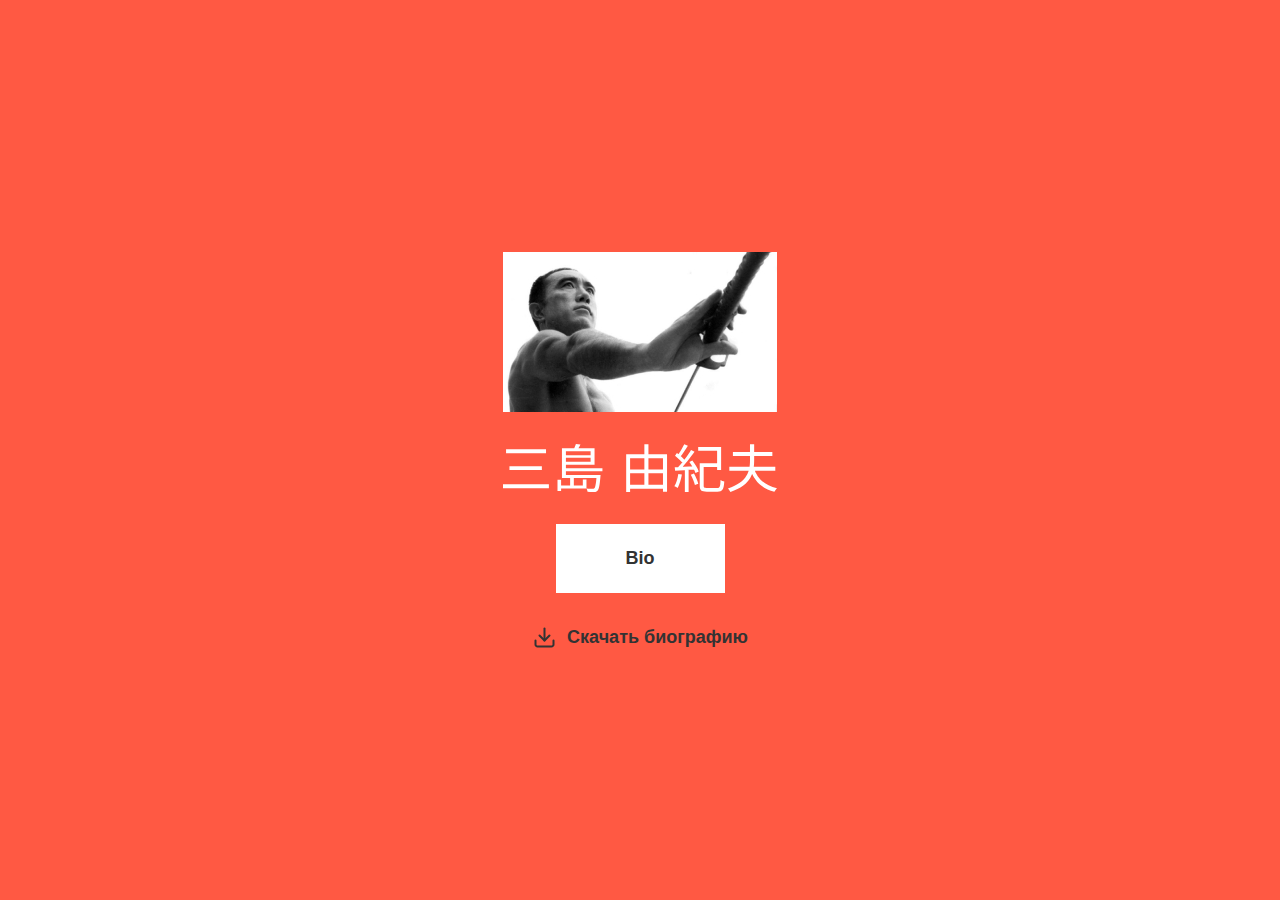
<file: index.html>
<!DOCTYPE html>
<html lang="ru">
<head>
    <meta charset="UTF-8">
    <meta name="viewport" content="width=device-width, initial-scale=1.0">
    <title>Главная страница</title>
    <link rel="stylesheet" href="./css/normalize.css">
    <link rel="stylesheet" href="./css/style.css">
</head>
<body>
    <div class="main-content">
        <img class="image" src="./img/1.jpg" alt="Мужчина с катаной">
        <img class="image" src="./img/hieroglyph.svg" alt="Юкио Мисима">
        <a class="bio" href="./bio.html" target="_blank">Bio</a>
        <a class="download-bio" href="biography.docx" download>Скачать биографию</a>
    </div>
</body>
</html>
</file>
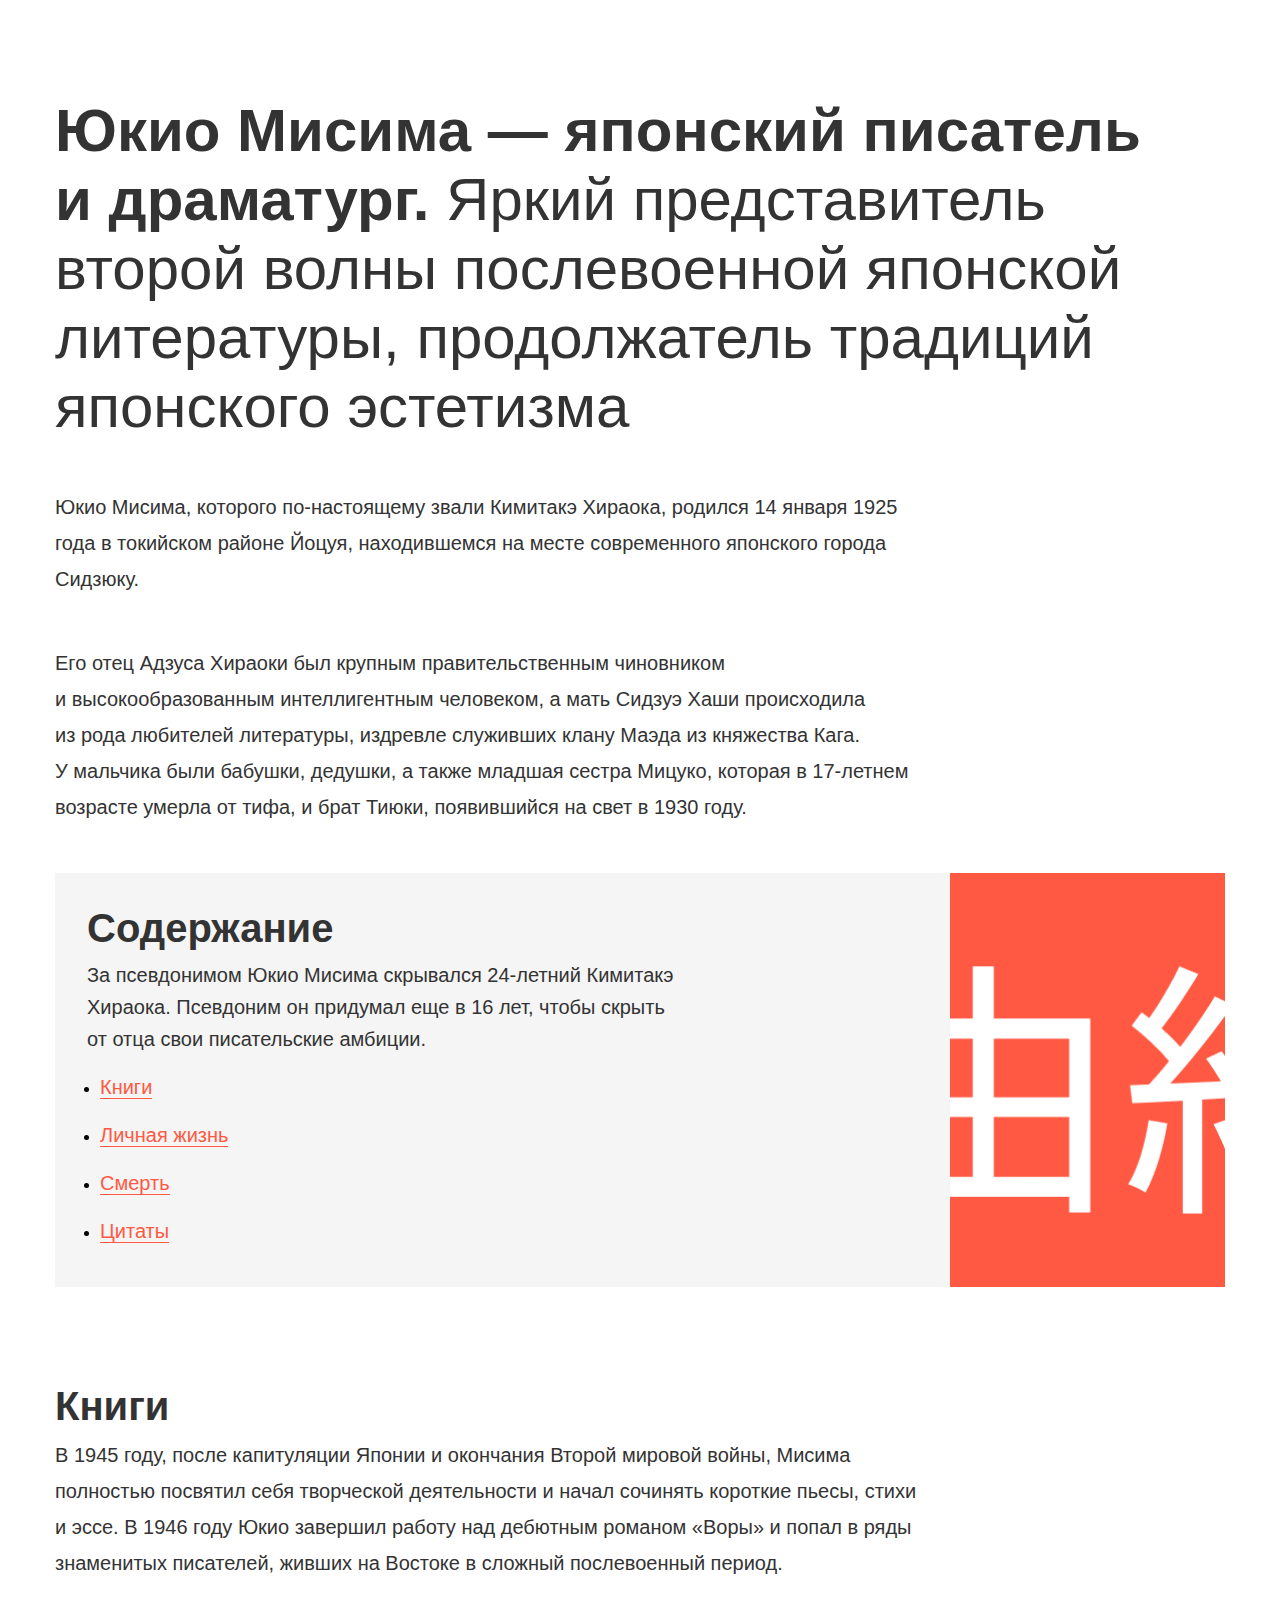
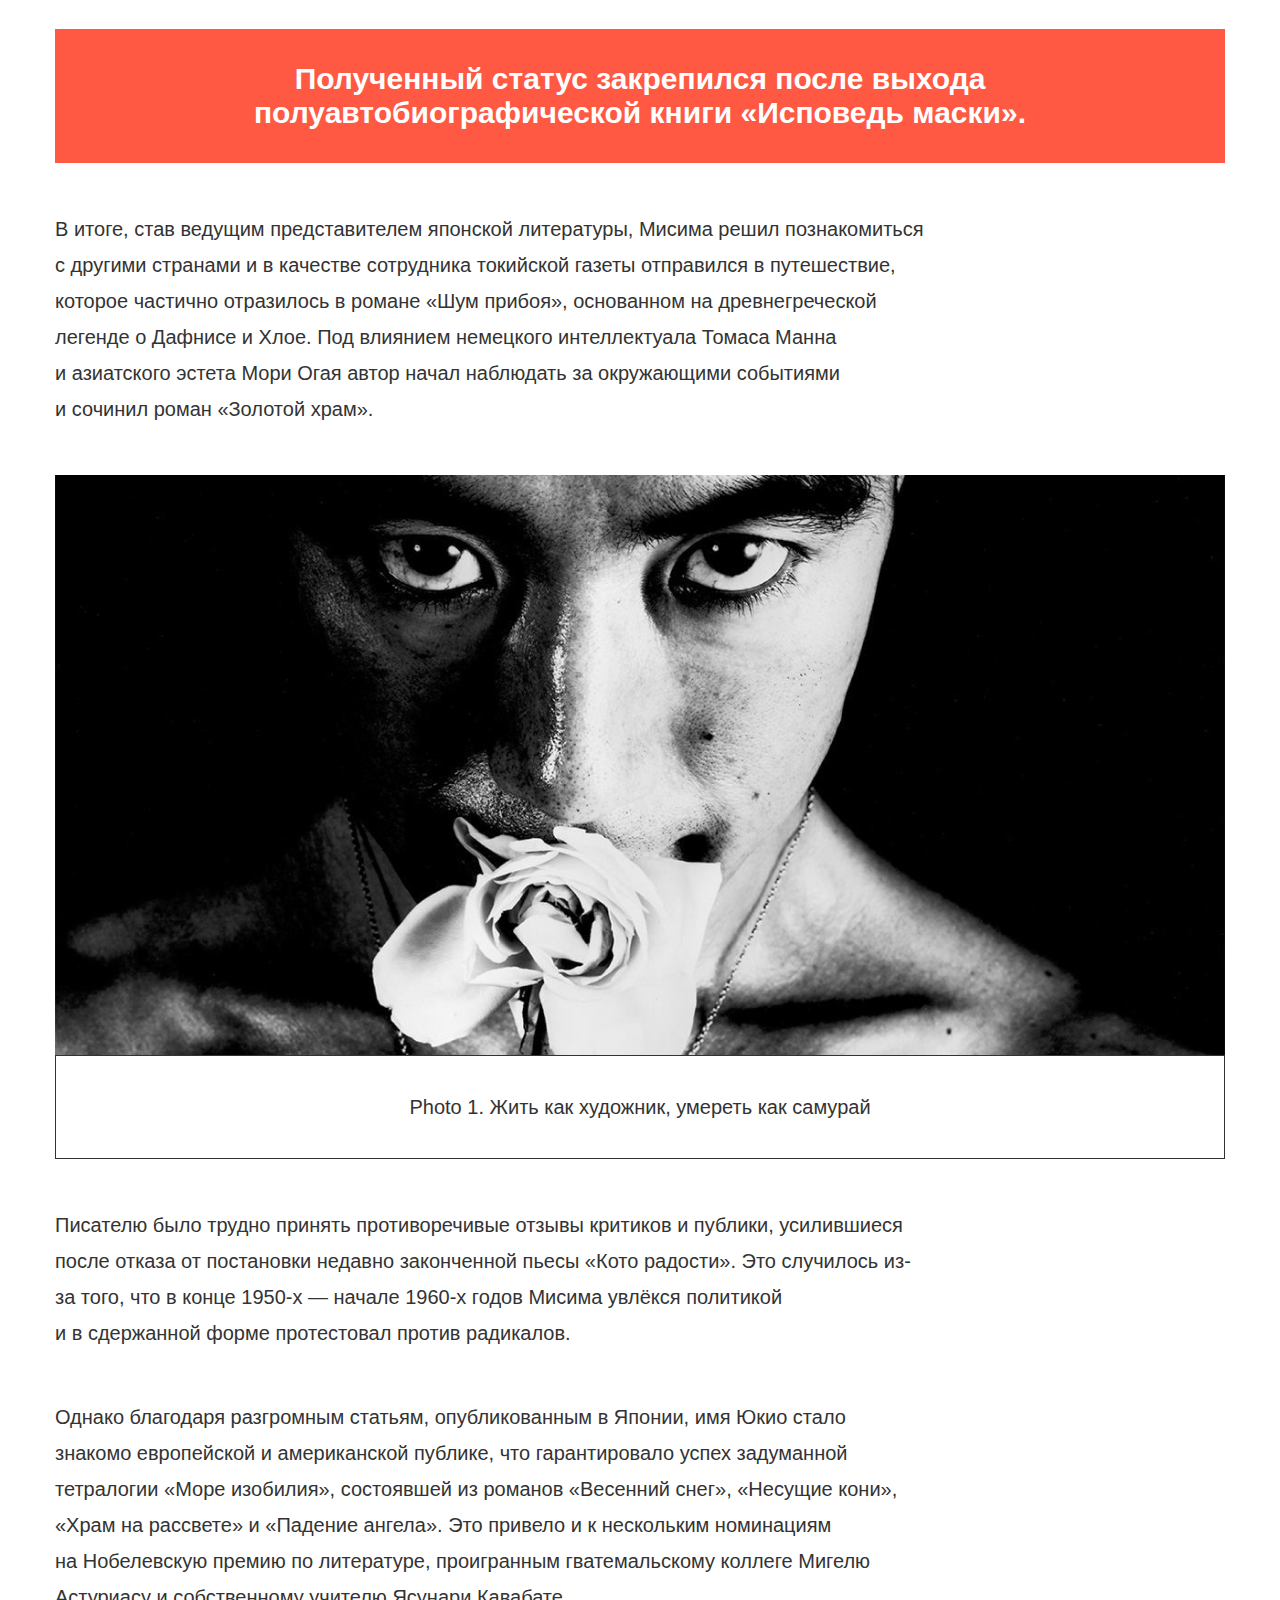
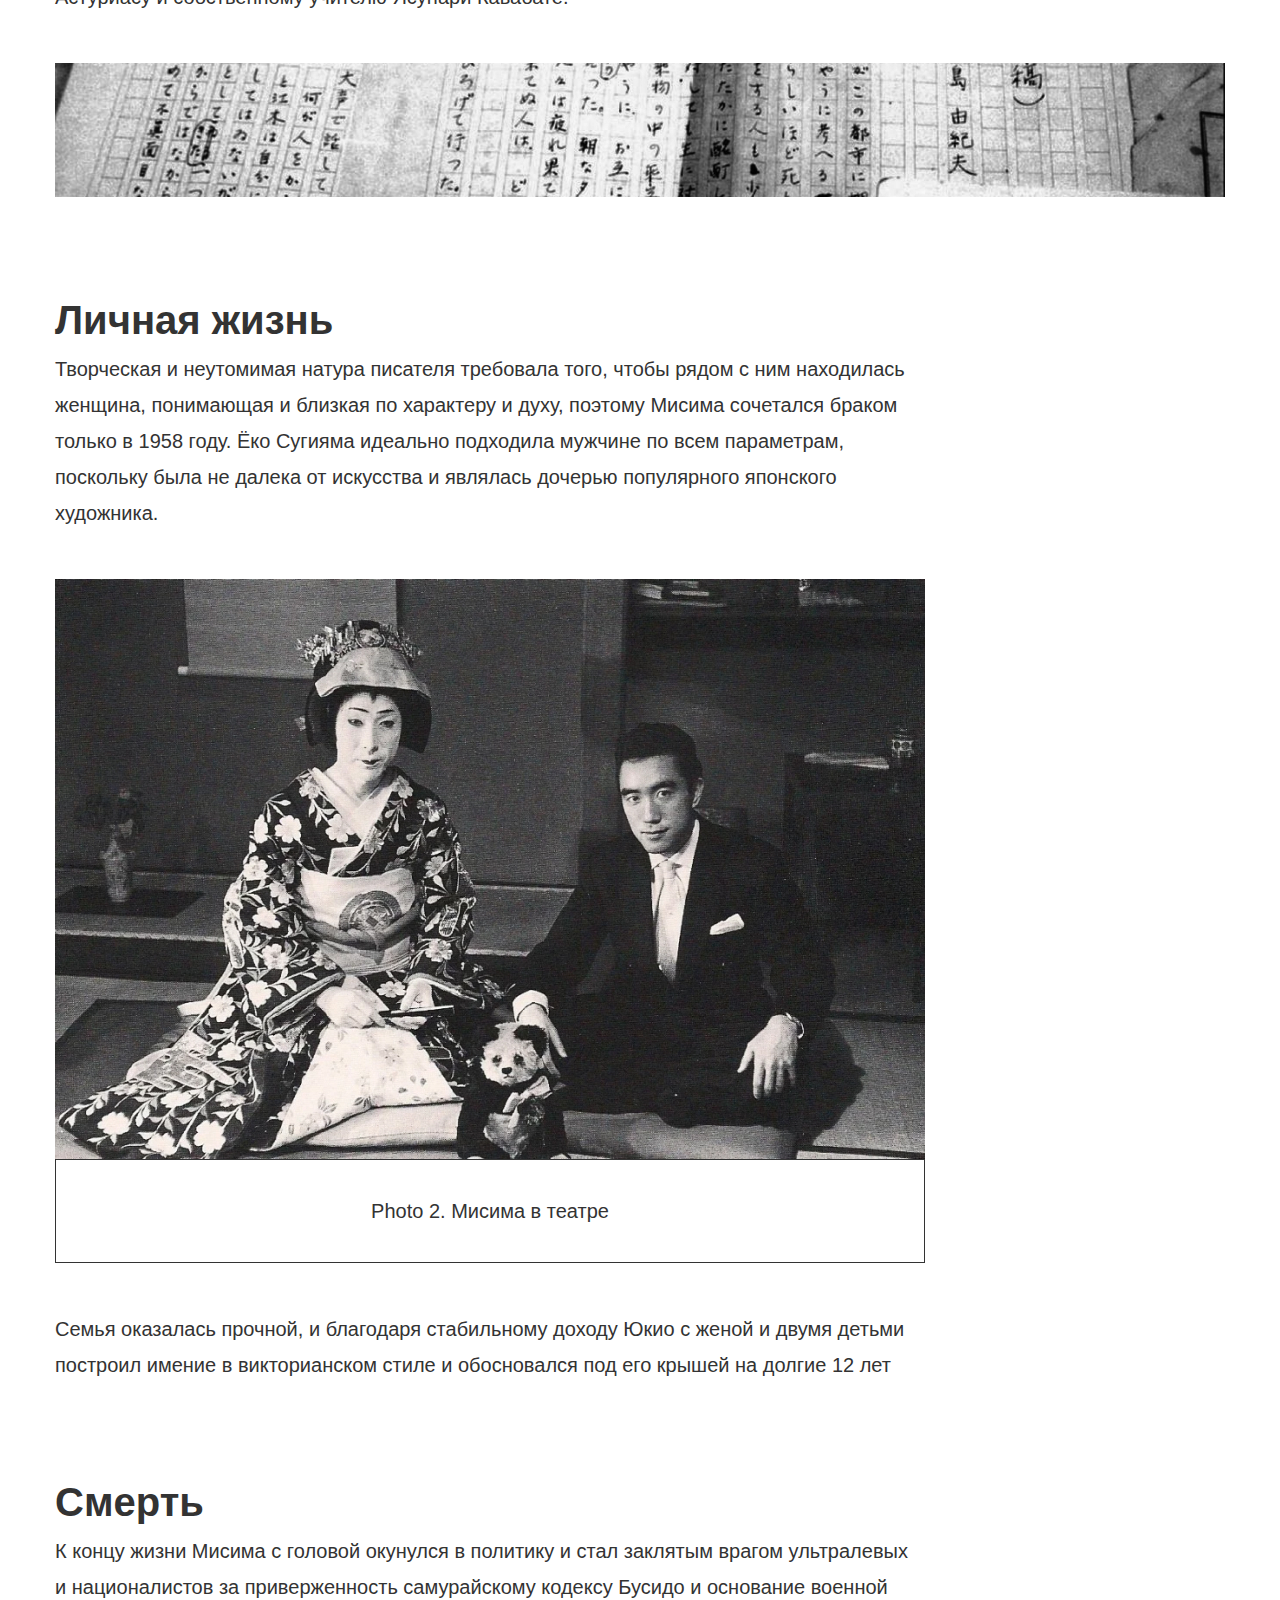
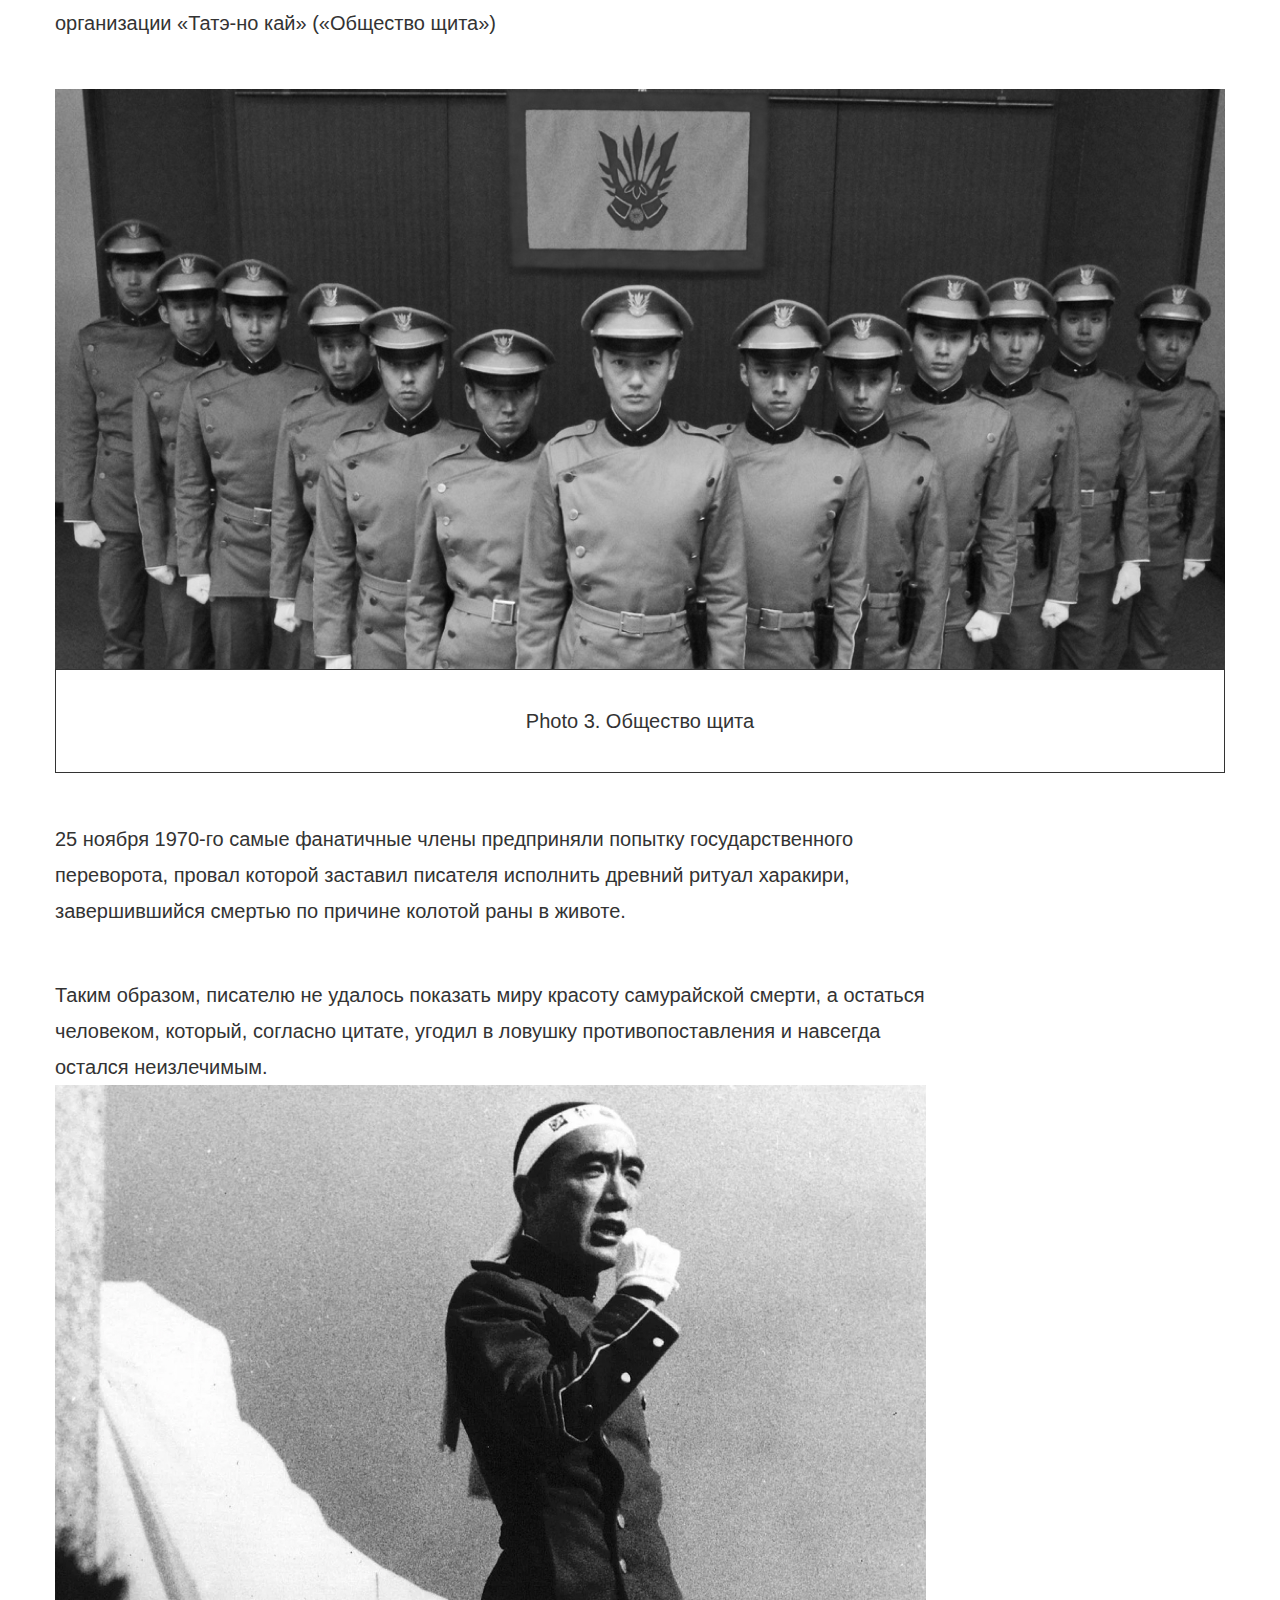
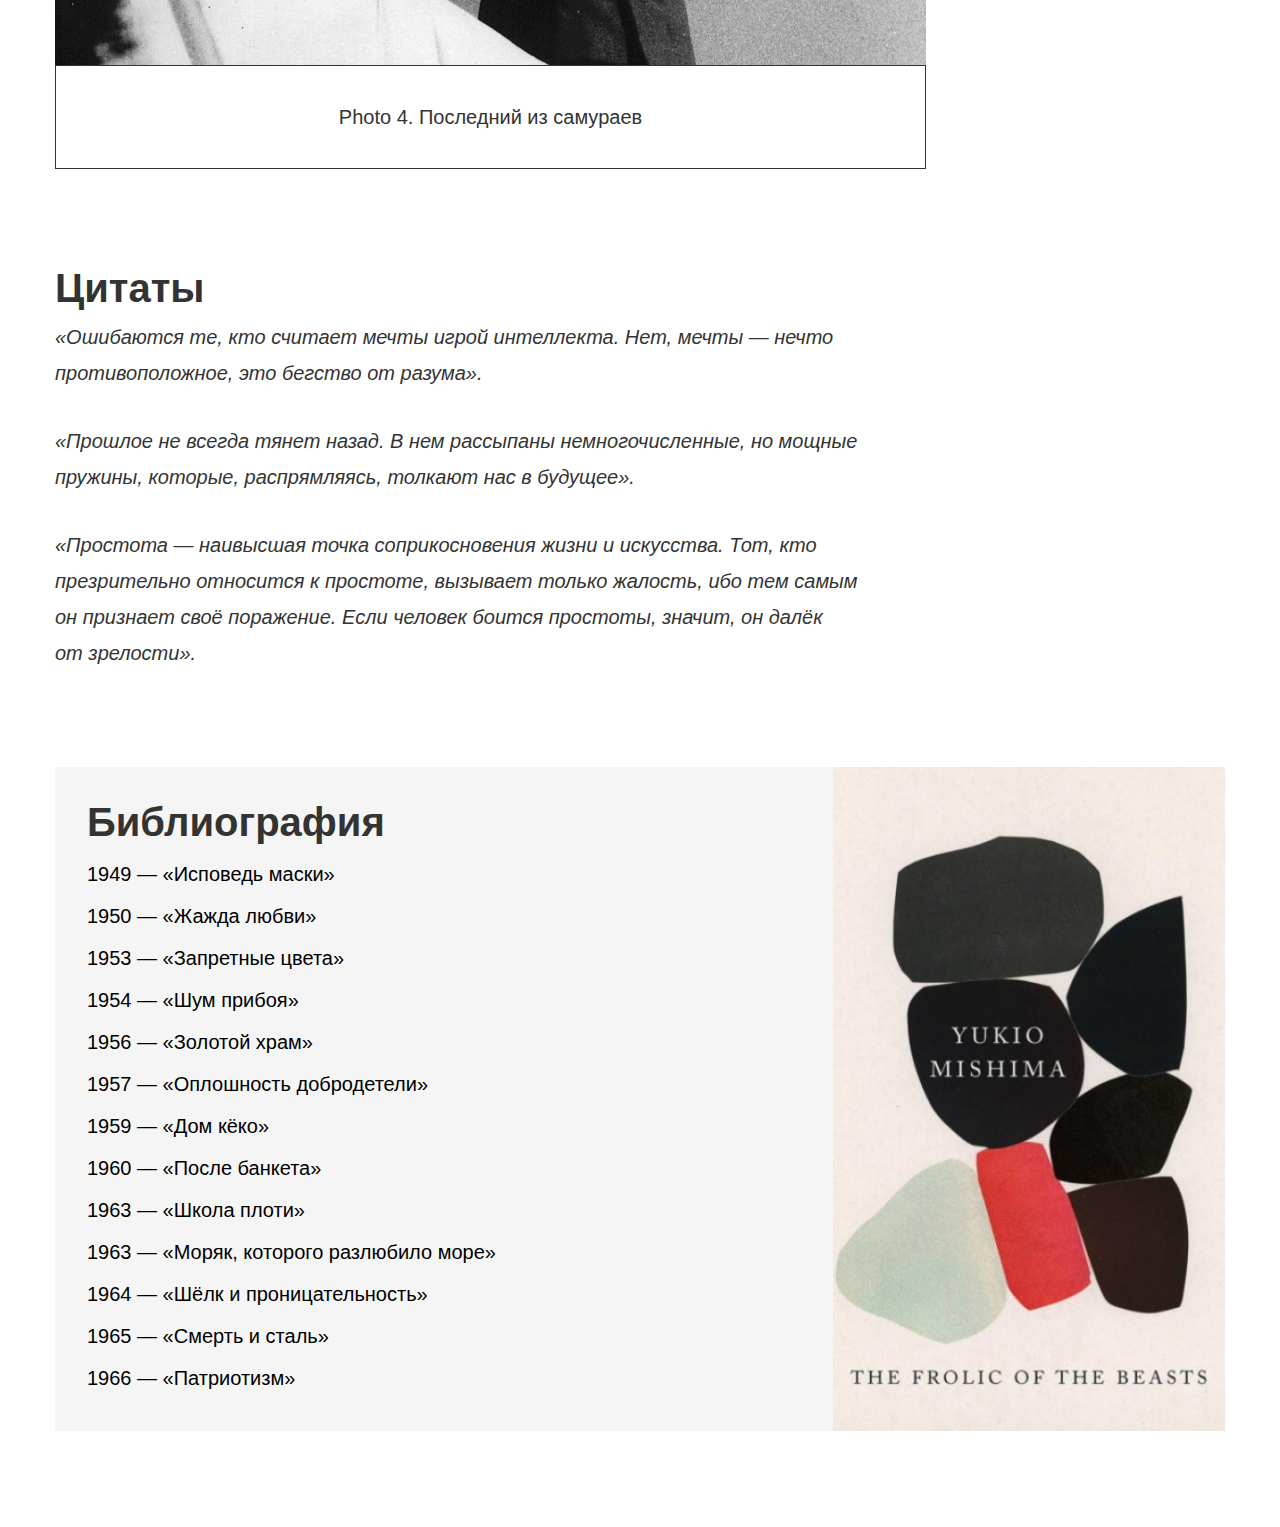
<file: bio.html>
<!DOCTYPE html>
<html lang="ru">

<head>
    <meta charset="UTF-8">
    <meta name="viewport" content="width=device-width, initial-scale=1.0">
    <title>Биография Юкио Мисима</title>
    <link rel="stylesheet" href="./css/normalize.css">
    <link rel="stylesheet" href="./css/style.css">
</head>

<body>
    <div class="container">
        <h1 class="main-title">
            <b>Юкио Мисима&nbsp;&mdash; японский писатель и&nbsp;драматург.</b> Яркий представитель второй волны
            послевоенной японской литературы, продолжатель традиций японского эстетизма
        </h1>
        <p class="text">
            Юкио Мисима, которого по-настоящему звали Кимитакэ Хираока, родился 14&nbsp;января 1925 года
            в&nbsp;токийском
            районе Йоцуя, находившемся на&nbsp;месте современного японского города Сидзюку.
        </p>
        <p class="text">
            Его отец Адзуса Хираоки был крупным правительственным чиновником и&nbsp;высокообразованным интеллигентным
            человеком, а&nbsp;мать Сидзуэ Хаши происходила из&nbsp;рода любителей литературы, издревле служивших клану
            Маэда
            из&nbsp;княжества Кага. У&nbsp;мальчика были бабушки, дедушки, а&nbsp;также младшая сестра Мицуко, которая
            в&nbsp;17-летнем возрасте умерла от&nbsp;тифа, и&nbsp;брат Тиюки, появившийся на&nbsp;свет
            в&nbsp;1930&nbsp;году.
        </p>
        <div class="decorative-block decorate-1">
            <h2 class="second-title">Содержание</h2>
            <p class="text">
                За&nbsp;псевдонимом Юкио Мисима скрывался 24-летний Кимитакэ Хираока. Псевдоним он&nbsp;придумал еще
                в&nbsp;16&nbsp;лет, чтобы скрыть от&nbsp;отца свои писательские амбиции.
            </p>
            <ul class="list">
                <li><a href="#books" class="list-link">Книги</a></li>
                <li><a href="#personal" class="list-link">Личная жизнь</a></li>
                <li><a href="#death" class="list-link">Смерть</a></li>
                <li><a href="#quotes" class="list-link">Цитаты</a></li>
            </ul>
        </div>
        <div id="books" class="chapter">
            <h2 class="second-title">Книги</h2>
            <p class="text">
                В&nbsp;1945&nbsp;году, после капитуляции Японии и&nbsp;окончания Второй мировой войны, Мисима полностью
                посвятил себя творческой деятельности и&nbsp;начал сочинять короткие пьесы, стихи и&nbsp;эссе.
                В&nbsp;1946
                году Юкио завершил работу над дебютным романом &laquo;Воры&raquo; и&nbsp;попал в&nbsp;ряды знаменитых
                писателей, живших на&nbsp;Востоке в&nbsp;сложный послевоенный период.
            </p>
            <p class="text decorative-text">
                Полученный статус закрепился после выхода полуавтобиографической книги &laquo;Исповедь маски&raquo;.
            </p>
            <p class="text">
                В&nbsp;итоге, став ведущим представителем японской литературы, Мисима решил познакомиться с&nbsp;другими
                странами и&nbsp;в&nbsp;качестве сотрудника токийской газеты отправился в&nbsp;путешествие, которое
                частично
                отразилось в&nbsp;романе &laquo;Шум прибоя&raquo;, основанном на&nbsp;древнегреческой легенде
                о&nbsp;Дафнисе
                и&nbsp;Хлое. Под влиянием немецкого интеллектуала Томаса Манна и&nbsp;азиатского эстета Мори Огая автор
                начал наблюдать за&nbsp;окружающими событиями и&nbsp;сочинил роман &laquo;Золотой храм&raquo;.
            </p>
            <figure class="image-wrapper">
                <img src="./img/img-1.jpg" alt="Юкио Мисима наслаждается запахом цветка">
                <figcaption class="image-descr">Photo&nbsp;1. Жить как художник, умереть как самурай</figcaption>
            </figure>
            <p class="text">
                Писателю было трудно принять противоречивые отзывы критиков и&nbsp;публики, усилившиеся после отказа
                от&nbsp;постановки недавно законченной пьесы &laquo;Кото радости&raquo;. Это случилось из-за того, что
                в&nbsp;конце 1950-х&nbsp;&mdash; начале 1960-х годов Мисима увлёкся политикой и&nbsp;в&nbsp;сдержанной
                форме
                протестовал против радикалов.
            </p>
            <p class="text">
                Однако благодаря разгромным статьям, опубликованным в&nbsp;Японии, имя Юкио стало знакомо европейской
                и&nbsp;американской публике, что гарантировало успех задуманной тетралогии &laquo;Море изобилия&raquo;,
                состоявшей из&nbsp;романов &laquo;Весенний снег&raquo;, &laquo;Несущие кони&raquo;, &laquo;Храм
                на&nbsp;рассвете&raquo; и&nbsp;&laquo;Падение ангела&raquo;. Это привело и&nbsp;к&nbsp;нескольким
                номинациям
                на&nbsp;Нобелевскую премию по&nbsp;литературе, проигранным гватемальскому коллеге Мигелю Астуриасу
                и&nbsp;собственному учителю Ясунари Кавабате.
            </p>
            <img src="img/img-2.jpg" alt="Иерогрифы" class="image-1">
        </div>
        <div id="personal" class="chapter">
            <h2 class="second-title">Личная жизнь</h2>
            <p class="text">
                Творческая и&nbsp;неутомимая натура писателя требовала того, чтобы рядом с&nbsp;ним находилась женщина,
                понимающая и&nbsp;близкая по&nbsp;характеру и&nbsp;духу, поэтому Мисима сочетался браком только
                в&nbsp;1958&nbsp;году. Ёко Сугияма идеально подходила мужчине по&nbsp;всем параметрам, поскольку была
                не&nbsp;далека от&nbsp;искусства и&nbsp;являлась дочерью популярного японского художника.
            </p>
            <figure class="image-wrapper">
                <img src="img/img-3.jpg" alt="Мужчина и женщина сидят в театре, между ними плюшевая панда">
                <figcaption class="image-descr">Photo&nbsp;2. Мисима в&nbsp;театре</figcaption>
            </figure>
            <p class="text">
                Семья оказалась прочной, и&nbsp;благодаря стабильному доходу Юкио с&nbsp;женой и&nbsp;двумя детьми
                построил
                имение в&nbsp;викторианском стиле и&nbsp;обосновался под его крышей на&nbsp;долгие 12&nbsp;лет
            </p>
        </div>
        <div id="death" class="chapter">
            <h2 class="second-title">Смерть</h2>
            <p class="text">
                К&nbsp;концу жизни Мисима с&nbsp;головой окунулся в&nbsp;политику и&nbsp;стал заклятым врагом
                ультралевых
                и&nbsp;националистов за&nbsp;приверженность самурайскому кодексу Бусидо и&nbsp;основание военной
                организации
                &laquo;Татэ-но кай&raquo; (&laquo;Общество щита&raquo;)
            </p>
            <figure class="image-wrapper">
                <img src="img/img-4.jpg" alt="13 офицеров стоят на фоне логотипа общества Щита">
                <figcaption class="image-descr">Photo&nbsp;3. Общество щита</figcaption>
            </figure>
            <p class="text">25&nbsp;ноября 1970-го самые фанатичные члены предприняли попытку государственного
                переворота, провал которой
                заставил писателя исполнить древний ритуал харакири, завершившийся смертью по&nbsp;причине колотой раны
                в&nbsp;животе.</p>
            <p class="text">
                Таким образом, писателю не&nbsp;удалось показать миру красоту самурайской смерти, а&nbsp;остаться
                человеком,
                который, согласно цитате, угодил в&nbsp;ловушку противопоставления и&nbsp;навсегда остался неизлечимым.
            </p>
            <figure class="image-wrapper">
                <img src="img/img-5.jpg" alt="Последний из самураев, говорит на публику">
                <figcaption class="image-descr">Photo&nbsp;4. Последний из&nbsp;самураев</figcaption>
            </figure>
        </div>
        <div id="quotes" class="chapter">
            <h2 class="second-title">Цитаты</h2>
            <blockquote class="quote">
                <p class="text">
                    &laquo;Ошибаются&nbsp;те, кто считает мечты игрой интеллекта. Нет, мечты&nbsp;&mdash; нечто
                    противоположное, это бегство от&nbsp;разума&raquo;.
                </p>
            </blockquote>
            <blockquote class="quote">
                <p class="text">
                    &laquo;Прошлое не&nbsp;всегда тянет назад. В&nbsp;нем рассыпаны немногочисленные, но&nbsp;мощные
                    пружины, которые, распрямляясь, толкают нас в&nbsp;будущее&raquo;.
                </p>
            </blockquote>
            <blockquote class="quote">
                <p class="text">
                    &laquo;Простота&nbsp;&mdash; наивысшая точка соприкосновения жизни и&nbsp;искусства. Тот, кто
                    презрительно относится к&nbsp;простоте, вызывает только жалость, ибо тем самым он&nbsp;признает своё
                    поражение. Если человек боится простоты, значит, он&nbsp;далёк от&nbsp;зрелости&raquo;.
                </p>
            </blockquote>
        </div>
        <div class="decorative-block decorate-2">
            <h2 class="second-title">
                Библиография
            </h2>
            <ul class="list list-2">
                <li class="list-item">1949&nbsp;&mdash; &laquo;Исповедь маски&raquo;</li>
                <li class="list-item">1950&nbsp;&mdash; &laquo;Жажда любви&raquo;</li>
                <li class="list-item">1953&nbsp;&mdash; &laquo;Запретные цвета&raquo;</li>
                <li class="list-item">1954&nbsp;&mdash; &laquo;Шум прибоя&raquo;</li>
                <li class="list-item">1956&nbsp;&mdash; &laquo;Золотой храм&raquo;</li>
                <li class="list-item">1957&nbsp;&mdash; &laquo;Оплошность добродетели&raquo;</li>
                <li class="list-item">1959&nbsp;&mdash; &laquo;Дом кёко&raquo;</li>
                <li class="list-item">1960&nbsp;&mdash; &laquo;После банкета&raquo;</li>
                <li class="list-item">1963&nbsp;&mdash; &laquo;Школа плоти&raquo;</li>
                <li class="list-item">1963&nbsp;&mdash; &laquo;Моряк, которого разлюбило море&raquo;</li>
                <li class="list-item">1964&nbsp;&mdash; &laquo;Шёлк и&nbsp;проницательность&raquo;</li>
                <li class="list-item">1965&nbsp;&mdash; &laquo;Смерть и&nbsp;сталь&raquo;</li>
                <li class="list-item">1966&nbsp;&mdash; &laquo;Патриотизм&raquo;</li>
            </ul>
        </div>
    </div>
</body>

</html>
</file>
<file: css/style.css>
html {
	box-sizing: border-box;
}

*,
*::before,
*::after {
	box-sizing: inherit;
}

a {
	color: inherit;
	text-decoration: none;
}

img {
	max-width: 100%;
}

body {
	font-family: 'font', sans-serif;
}

.main-content {
    display: flex;
    flex-direction: column;
    align-items: center;
    justify-content: center;
    min-height: 100vh;
    color: #fff;
    background-color: #FF5943;
}

.image {
    margin-bottom: 32px;
}

.bio {
    display: inline-block;
    margin-bottom: 34px;
    padding: 24px 70px;
    font-weight: 700;
    font-size: 18px;
    line-height: 21px;
    color: #333;
    background-color: #fff;
}

.download-bio {
    background-image: url(../img/download.svg);
    background-repeat: no-repeat;
    background-size: 25px 24px;
    background-position: left center;
    padding-left: 35px;
    font-weight: 700;
    font-size: 18px;
    line-height: 21px;
    color: #333;
}

.main-title {
    margin: 0;
    margin-bottom: 48px;
    font-weight: 400;
    font-size: 60px;
    line-height: 69px;
    color: #333;

}

.text {
    margin: 0;
    margin-bottom: 48px;
    width: 871px;
    font-size: 20px;
    line-height: 180%;
    color: #333;
}

.chapter .text:last-of-type {
    margin-bottom: 0;
}

.second-title {
    margin: 0;
    margin-bottom: 8px;
    font-weight: 700;
    font-size: 40px;
    line-height: 46px;
    color: #333;
}

.list {
    margin: 0;
    padding: 0;
    padding-left: 13px;
}

.image-wrapper {
    margin: 0;
    margin-bottom: 48px;
    width: max-content;
    font-size: 0;
}

.image-wrapper img {
    display: block;
}

.image-descr {
    border: 1px solid currentColor;
    padding: 33px;
    font-size: 20px;
    line-height: 180%;
    text-align: center; 
    color: #333;
}

.quote {
    margin: 0;
    margin-bottom: 32px;
}

.quote:last-of-type {
    margin-bottom: 0;
}

.container {
    max-width: 1170px;
    margin: 0 auto;
    padding: 96px 0;
}

.decorative-block {
    margin-bottom: 96px;
    padding: 32px;
    background-color: #f5f5f5;
    background-position: right center;
    background-repeat: no-repeat;
    background-size: auto 100%;
}

.decorative-block:last-of-type {
    margin-bottom: 0;
}

.decorate-1 {
    background-image: url(../img/decorate-1.jpg);
}

.decorate-2 {
    background-image: url(../img/decorate-2.jpg);
}

.decorative-block .text {
    margin-bottom: 8px;
    width: 648px;
    line-height: 160%;
}

.list-link {
    border-bottom: 1px solid #FF5943;
    font-size: 20px;
    line-height: 240%;
    color: #ff5943;
}

.decorative-text {
    width: 100%;
    padding: 33px 185px;
    font-weight: 700;
    font-size: 30px;
    line-height: 34px;
    text-align: center;
    color: #fff;
    background-color: #ff5943;
}

.chapter {
    margin-bottom: 96px;
}

.quote .text {
    margin: 0;
    width: 871px;
    font-size: 20px;
    line-height: 180%;
    font-style: italic;
    color: #333;
}

.list-2 {
    padding-left: 0;
    list-style: none;
}

.list-item {
    font-size: 20px;
    line-height: 42px;
    color: #000;
}

.image-1 {
    margin-top: 48px;
}
</file>
